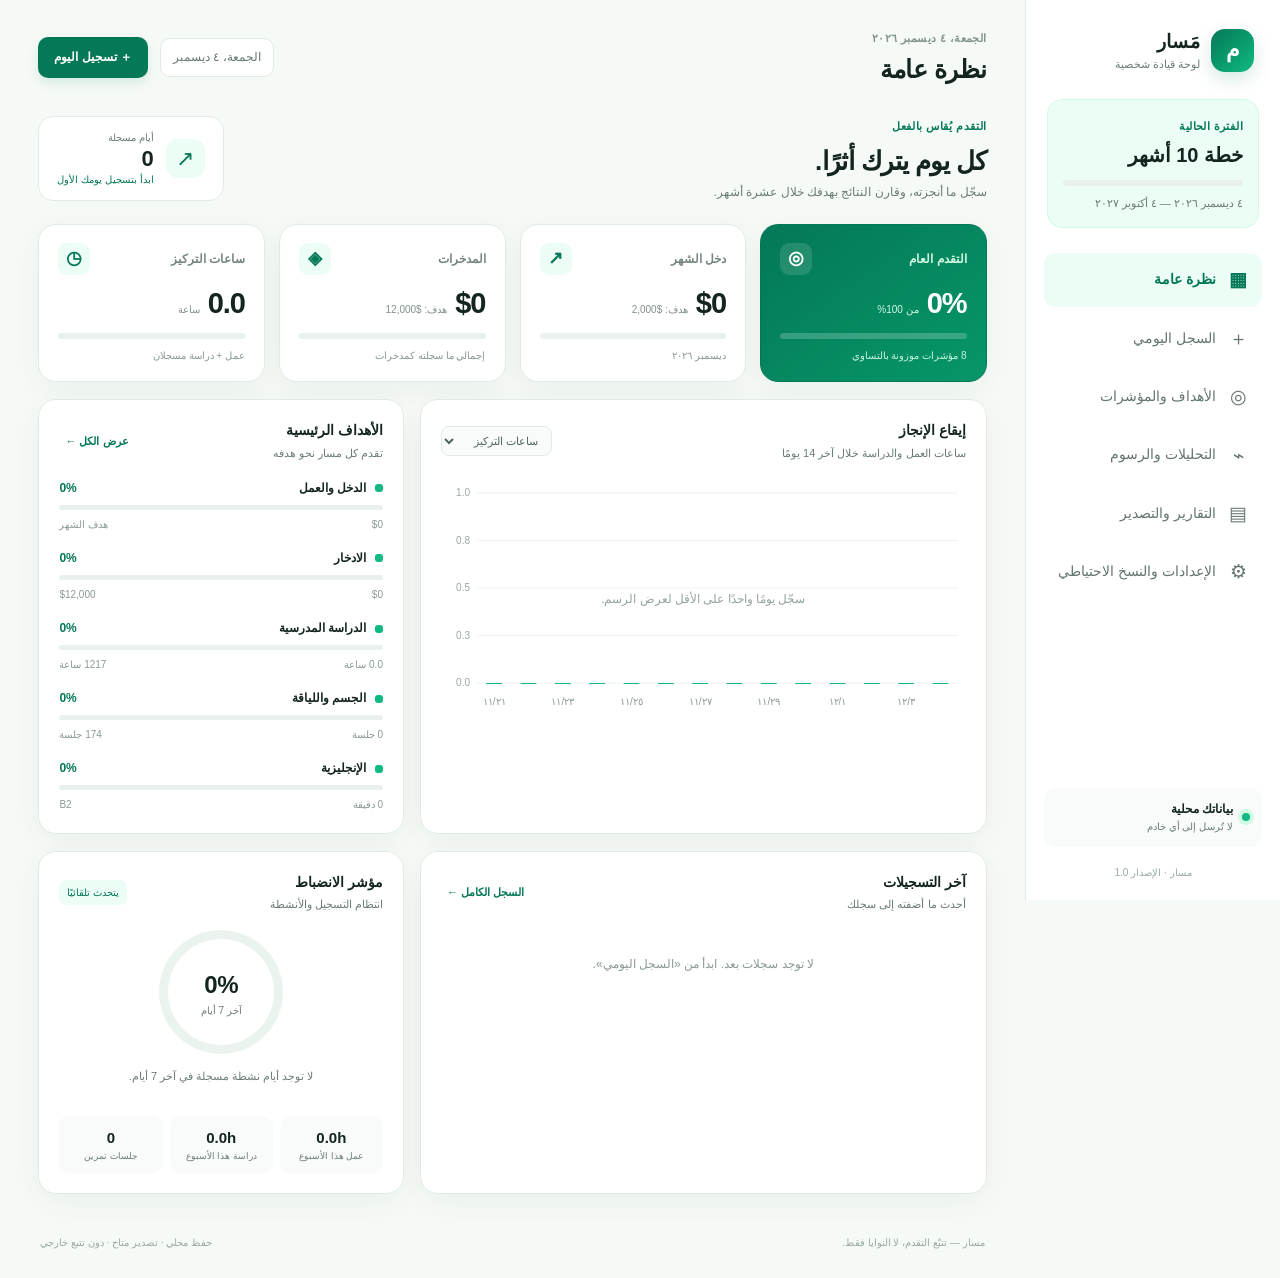
<file: index.html>
<!doctype html>
<html lang="ar" dir="rtl">
<head>
  <meta charset="utf-8">
  <meta name="viewport" content="width=device-width, initial-scale=1">
  <meta name="theme-color" content="#047857">
  <meta name="description" content="لوحة شخصية لإدارة أهدافك وقياس تقدمك خلال عشرة أشهر.">
  <title>مسار | لوحة إدارة الأهداف</title>
  <link rel="stylesheet" href="./styles.css">
</head>
<body>
  <div class="app-shell">
    <aside class="sidebar" id="sidebar">
      <div class="brand">
        <div class="brand-mark">م</div>
        <div><strong>مَسار</strong><small>لوحة قيادة شخصية</small></div>
      </div>
      <div class="period-card">
        <span class="eyebrow">الفترة الحالية</span>
        <strong id="periodLabel">10 أشهر</strong>
        <div class="period-track"><span id="periodTrackFill"></span></div>
        <small id="periodDates">—</small>
      </div>
      <nav class="nav-menu" aria-label="التنقل الرئيسي">
        <button class="nav-item active" data-view="dashboard"><span class="nav-icon">▦</span> نظرة عامة</button>
        <button class="nav-item" data-view="daily"><span class="nav-icon">＋</span> السجل اليومي</button>
        <button class="nav-item" data-view="goals"><span class="nav-icon">◎</span> الأهداف والمؤشرات</button>
        <button class="nav-item" data-view="analytics"><span class="nav-icon">⌁</span> التحليلات والرسوم</button>
        <button class="nav-item" data-view="reports"><span class="nav-icon">▤</span> التقارير والتصدير</button>
        <button class="nav-item" data-view="settings"><span class="nav-icon">⚙</span> الإعدادات والنسخ الاحتياطي</button>
      </nav>
      <div class="sidebar-bottom">
        <div class="privacy-note"><span class="privacy-dot"></span><div><strong>بياناتك محلية</strong><small>لا تُرسل إلى أي خادم</small></div></div>
        <small class="version">مسار · الإصدار 1.0</small>
      </div>
    </aside>

    <main class="main-content">
      <header class="topbar">
        <button class="mobile-menu icon-button" id="mobileMenu" aria-label="فتح القائمة">☰</button>
        <div class="page-heading"><span class="eyebrow" id="todayLabel">لوحة التحكم</span><h1 id="pageTitle">نظرة عامة</h1></div>
        <div class="top-actions">
          <span class="today-pill" id="headerDate"></span>
          <button class="button button-primary" id="quickLogBtn">＋ تسجيل اليوم</button>
        </div>
      </header>

      <section class="view active" id="view-dashboard">
        <div class="welcome-row">
          <div><span class="eyebrow">التقدم يُقاس بالفعل</span><h2>كل يوم يترك أثرًا.</h2><p>سجّل ما أنجزته، وقارن النتائج بهدفك خلال عشرة أشهر.</p></div>
          <div class="streak-card"><div class="streak-symbol">↗</div><div><small>أيام مسجلة</small><strong id="loggedDays">0</strong><span id="streakCaption">ابدأ بتسجيل يومك الأول</span></div></div>
        </div>
        <div class="metric-grid">
          <article class="metric-card main-metric"><div class="metric-top"><span>التقدم العام</span><span class="metric-icon">◎</span></div><div class="metric-value"><strong id="overallProgress">0%</strong><span id="overallDelta">من 100%</span></div><div class="progress-track"><span id="overallBar"></span></div><small id="overallHint">متوسط مؤشرات الأهداف الرئيسية</small></article>
          <article class="metric-card"><div class="metric-top"><span>دخل الشهر</span><span class="metric-icon">↗</span></div><div class="metric-value"><strong id="monthIncome">$0</strong><span id="incomeTargetText">هدف: $2,000</span></div><div class="progress-track"><span id="incomeBar"></span></div><small id="incomeHint">الدخل المسجل هذا الشهر</small></article>
          <article class="metric-card"><div class="metric-top"><span>المدخرات</span><span class="metric-icon">◈</span></div><div class="metric-value"><strong id="totalSaved">$0</strong><span id="savingsTargetText">هدف: $12,000</span></div><div class="progress-track"><span id="savingsBar"></span></div><small>إجمالي ما سجلته كمدخرات</small></article>
          <article class="metric-card"><div class="metric-top"><span>ساعات التركيز</span><span class="metric-icon">◷</span></div><div class="metric-value"><strong id="focusHours">0</strong><span>ساعة</span></div><div class="progress-track"><span id="focusBar"></span></div><small>عمل + دراسة مسجلان</small></article>
        </div>
        <div class="content-grid">
          <article class="panel chart-panel"><div class="panel-heading"><div><h3>إيقاع الإنجاز</h3><p>ساعات العمل والدراسة خلال آخر 14 يومًا</p></div><select id="dashboardChartMode" class="select-compact"><option value="hours">ساعات التركيز</option><option value="income">الدخل اليومي</option><option value="study">ساعات الدراسة</option></select></div><div class="chart-wrap"><canvas id="dashboardChart" aria-label="رسم بياني للتقدم" role="img"></canvas><div class="empty-chart" id="dashboardChartEmpty">سجّل يومًا واحدًا على الأقل لعرض الرسم.</div></div></article>
          <article class="panel"><div class="panel-heading"><div><h3>الأهداف الرئيسية</h3><p>تقدم كل مسار نحو هدفه</p></div><button class="text-button" data-goto="goals">عرض الكل ←</button></div><div id="goalSummaryList" class="goal-summary-list"></div></article>
        </div>
        <div class="content-grid bottom-grid">
          <article class="panel"><div class="panel-heading"><div><h3>آخر التسجيلات</h3><p>أحدث ما أضفته إلى سجلك</p></div><button class="text-button" data-goto="daily">السجل الكامل ←</button></div><div id="recentLogs" class="recent-list"></div></article>
          <article class="panel insight-panel"><div class="panel-heading"><div><h3>مؤشر الانضباط</h3><p>انتظام التسجيل والأنشطة</p></div><span class="badge-soft">يتحدث تلقائيًا</span></div><div class="discipline-ring" id="disciplineRing"><div><strong id="disciplineScore">0%</strong><small>آخر 7 أيام</small></div></div><p class="insight-text" id="disciplineText">ابدأ بتسجيل نشاطك حتى يظهر تحليل الانتظام.</p><div class="mini-stats"><div><strong id="weekWork">0h</strong><small>عمل هذا الأسبوع</small></div><div><strong id="weekStudy">0h</strong><small>دراسة هذا الأسبوع</small></div><div><strong id="weekGym">0</strong><small>جلسات تمرين</small></div></div></article>
        </div>
      </section>

      <section class="view" id="view-daily">
        <div class="section-intro"><div><h2>السجل اليومي</h2><p>سجّل النتائج الفعلية. يمكنك تعديل سجل تاريخ سابق باختيار التاريخ نفسه.</p></div><button class="button button-secondary" id="clearFormBtn">تفريغ الحقول</button></div>
        <form id="dailyForm" class="panel form-panel">
          <div class="form-section-head"><span class="section-number">01</span><div><h3>التاريخ والمال</h3><p>سجّل الدخل والمدخرات الفعلية، لا التوقعات.</p></div></div>
          <div class="form-grid">
            <label>تاريخ السجل<input type="date" id="logDate" required></label>
            <label>دخل اليوم بالدولار (USD)<input type="number" id="incomeUsd" min="0" step="0.01" placeholder="0.00"></label>
            <label>دخل اليوم بالجنيه المصري (EGP)<input type="number" id="incomeEgp" min="0" step="0.01" placeholder="0.00"></label>
            <label>مدخرات أضفتها اليوم بالدولار<input type="number" id="savedUsd" min="0" step="0.01" placeholder="0.00"></label>
            <label>مصروفات اليوم بالجنيه<input type="number" id="expensesEgp" min="0" step="0.01" placeholder="0.00"></label>
          </div>
          <div class="form-section-head"><span class="section-number">02</span><div><h3>العمل والدراسة</h3><p>الوقت المنجز ونتيجة الدراسة أهم من مجرد التخطيط.</p></div></div>
          <div class="form-grid">
            <label>ساعات العمل المدفوع<input type="number" id="workHours" min="0" max="24" step="0.25" placeholder="0"></label>
            <label>ساعات تطوير المهارة / بناء المشروع<input type="number" id="skillHours" min="0" max="24" step="0.25" placeholder="0"></label>
            <label>ساعات الدراسة المدرسية<input type="number" id="studyHours" min="0" max="24" step="0.25" placeholder="0"></label>
            <label>درجة اختبار أو مراجعة (%)<input type="number" id="studyScore" min="0" max="100" step="0.1" placeholder="اختياري"></label>
            <label>مهام مهمة أُنجزت<input type="number" id="tasksDone" min="0" step="1" placeholder="0"></label>
            <label>مهام مخطط لها<input type="number" id="tasksPlanned" min="0" step="1" placeholder="0"></label>
          </div>
          <div class="form-section-head"><span class="section-number">03</span><div><h3>الجسم واللياقة</h3><p>قِس الاستمرارية، وسجّل الوزن عند توفر قياس موثوق.</p></div></div>
          <div class="form-grid">
            <label>مدة التمرين بالدقائق<input type="number" id="gymMinutes" min="0" max="600" step="5" placeholder="0"></label>
            <label class="check-label">هل أنجزت جلسة تمرين؟<span class="check-control"><input type="checkbox" id="workoutDone"> <span>نعم، تمرنت اليوم</span></span></label>
            <label>الوزن (كجم)<input type="number" id="weightKg" min="20" max="400" step="0.1" placeholder="اختياري"></label>
            <label>محيط الخصر (سم)<input type="number" id="waistCm" min="30" max="250" step="0.1" placeholder="اختياري"></label>
          </div>
          <div class="form-section-head"><span class="section-number">04</span><div><h3>اللغات والطاقة</h3><p>الدقائق اليومية تُجمع تلقائيًا في التقارير.</p></div></div>
          <div class="form-grid">
            <label>الإنجليزية (دقائق)<input type="number" id="englishMin" min="0" max="1440" step="5" placeholder="0"></label>
            <label>الألمانية (دقائق)<input type="number" id="germanMin" min="0" max="1440" step="5" placeholder="0"></label>
            <label>التركية (دقائق)<input type="number" id="turkishMin" min="0" max="1440" step="5" placeholder="0"></label>
            <label>الطاقة اليوم (1–5)<select id="energy"><option value="">لم أحدد</option><option value="1">1 — منخفضة جدًا</option><option value="2">2 — منخفضة</option><option value="3">3 — متوسطة</option><option value="4">4 — جيدة</option><option value="5">5 — مرتفعة</option></select></label>
          </div>
          <label class="full-label">ملاحظات اليوم<textarea id="notes" rows="3" placeholder="ما الذي نجح؟ ما العائق؟ وما الخطوة التالية؟"></textarea></label>
          <div class="form-footer"><span id="formStatus" class="form-status">السجل محفوظ على هذا الجهاز فقط.</span><div><button type="button" class="button button-ghost" id="deleteLogBtn">حذف سجل هذا التاريخ</button><button type="submit" class="button button-primary">حفظ السجل</button></div></div>
        </form>
        <article class="panel table-panel"><div class="panel-heading"><div><h3>سجل الأيام</h3><p>اضغط على أي يوم لتحميله في نموذج التعديل.</p></div><span class="count-pill" id="logCount">0 سجل</span></div><div class="table-scroll"><table><thead><tr><th>التاريخ</th><th>الدخل USD</th><th>العمل</th><th>الدراسة</th><th>التمرين</th><th>اللغات</th><th>درجة الدراسة</th><th></th></tr></thead><tbody id="logsTableBody"></tbody></table></div></article>
      </section>

      <section class="view" id="view-goals">
        <div class="section-intro"><div><h2>الأهداف والمؤشرات</h2><p>عدّل الأرقام لتناسب خطتك الفعلية. النسب تتحدث تلقائيًا بناءً على السجلات.</p></div><button class="button button-primary" id="saveGoalsBtn">حفظ الأهداف</button></div>
        <div class="goal-cards-grid" id="goalCards"></div>
        <article class="panel goals-settings-panel"><div class="panel-heading"><div><h3>تعديل المستهدفات</h3><p>هذه قيم بداية قابلة للتغيير وليست ضمانًا للنتائج.</p></div></div>
          <div class="form-grid">
            <label>هدف الادخار خلال 10 أشهر (USD)<input type="number" id="targetSavings" min="0" step="100"></label>
            <label>هدف الدخل الشهري (USD)<input type="number" id="targetMonthlyIncome" min="0" step="50"></label>
            <label>هدف ساعات العمل + تطوير المهارة شهريًا<input type="number" id="targetWorkHours" min="0" step="5"></label>
            <label>هدف الدراسة الأسبوعي (ساعات)<input type="number" id="targetStudyHours" min="0" step="1"></label>
            <label>هدف التمرين الأسبوعي (جلسات)<input type="number" id="targetWorkouts" min="0" max="14" step="1"></label>
            <label>هدف الإنجليزية النهائي<select id="targetEnglish"><option value="A2">A2</option><option value="B1">B1</option><option value="B2">B2</option><option value="C1">C1</option></select></label>
            <label>هدف الألمانية النهائي<select id="targetGerman"><option value="A1">A1</option><option value="A2">A2</option><option value="B1">B1</option><option value="B2">B2</option></select></label>
            <label>هدف التركية النهائي<select id="targetTurkish"><option value="A1">A1</option><option value="A2">A2</option><option value="B1">B1</option><option value="B2">B2</option></select></label>
          </div>
          <div class="language-note"><strong>كيف تُحسب اللغة؟</strong><p>تُعرض دقائق الممارسة الفعلية ونسبة الانتظام. مستوى CEFR لا يمكن استنتاجه بدقة من عدد الدقائق وحده؛ حدّث مستواك يدويًا من بطاقة اللغة بعد اختبار مناسب.</p></div>
          <div class="language-level-grid" id="languageLevelControls"></div>
          <div class="form-grid date-settings">
            <label>بداية خطة العشرة أشهر<input type="date" id="planStartDate"></label>
            <label>نهاية الخطة (تُحسب تلقائيًا)<input type="text" id="planEndDate" readonly></label>
          </div>
        </article>
      </section>

      <section class="view" id="view-analytics">
        <div class="section-intro"><div><h2>التحليلات والرسوم</h2><p>حلّل الاتجاهات حسب الفترة، وليس من يوم منفرد فقط.</p></div><div class="range-controls"><label>من<input type="date" id="analyticsFrom"></label><label>إلى<input type="date" id="analyticsTo"></label><button class="button button-secondary" id="applyAnalytics">تطبيق</button></div></div>
        <div class="analytics-grid">
          <article class="panel wide-chart"><div class="panel-heading"><div><h3>الوقت حسب النشاط</h3><p>إجمالي الساعات في الفترة المحددة</p></div></div><div class="chart-wrap tall"><canvas id="timeBreakdownChart"></canvas><div class="empty-chart" id="timeBreakdownEmpty">لا توجد بيانات كافية.</div></div></article>
          <article class="panel"><div class="panel-heading"><div><h3>توزيع وقت اللغات</h3><p>الدقائق المسجلة لكل لغة</p></div></div><div class="chart-wrap"><canvas id="languageChart"></canvas><div class="empty-chart" id="languageChartEmpty">سجّل وقتًا للغات لعرض التوزيع.</div></div></article>
          <article class="panel"><div class="panel-heading"><div><h3>الدخل والمدخرات</h3><p>تراكم الدخل المسجل والمدخرات اليومية</p></div></div><div class="chart-wrap"><canvas id="moneyChart"></canvas><div class="empty-chart" id="moneyChartEmpty">أضف دخلًا أو مدخرات لعرض الرسم.</div></div></article>
          <article class="panel wide-chart"><div class="panel-heading"><div><h3>اتجاه الدراسة واللياقة</h3><p>مقارنة أسبوعية بين ساعات الدراسة وعدد جلسات التمرين</p></div></div><div class="chart-wrap tall"><canvas id="studyGymChart"></canvas><div class="empty-chart" id="studyGymEmpty">سجّل الدراسة والتمرين لعرض الاتجاه.</div></div></article>
        </div>
        <div class="metric-grid analytics-metrics"><article class="metric-card"><div class="metric-top"><span>متوسط الدراسة اليومي</span><span class="metric-icon">⌁</span></div><div class="metric-value"><strong id="avgStudy">0</strong><span>ساعة</span></div><small>على الأيام المسجلة في الفترة</small></article><article class="metric-card"><div class="metric-top"><span>إجمالي التمرين</span><span class="metric-icon">↗</span></div><div class="metric-value"><strong id="totalGym">0</strong><span>دقيقة</span></div><small>المدة المسجلة</small></article><article class="metric-card"><div class="metric-top"><span>إنجاز المهام</span><span class="metric-icon">✓</span></div><div class="metric-value"><strong id="taskRate">0%</strong></div><small>المهام المنجزة ÷ المخطط لها</small></article><article class="metric-card"><div class="metric-top"><span>متوسط الطاقة</span><span class="metric-icon">✳</span></div><div class="metric-value"><strong id="avgEnergy">—</strong><span>/ 5</span></div><small>حسب تسجيلات الطاقة</small></article></div>
      </section>

      <section class="view" id="view-reports">
        <div class="section-intro"><div><h2>التقارير والتصدير</h2><p>أنشئ ملخصًا للفترة، أو صدّر بياناتك للاحتفاظ بنسخة خارج المتصفح.</p></div><button class="button button-primary" id="printReportBtn">طباعة / حفظ PDF</button></div>
        <article class="panel report-controls"><div class="form-grid"><label>بداية التقرير<input type="date" id="reportFrom"></label><label>نهاية التقرير<input type="date" id="reportTo"></label><label>نوع التقرير<select id="reportType"><option value="summary">ملخص تنفيذي</option><option value="detailed">تفصيلي حسب الأيام</option></select></label><label>عملة عرض الدخل<select id="reportCurrency"><option value="USD">الدولار (USD)</option><option value="EGP">الجنيه المصري (EGP)</option></select></label></div><button class="button button-secondary" id="generateReportBtn">تحديث التقرير</button></article>
        <div id="reportOutput" class="report-output"></div>
        <div class="export-grid">
          <article class="panel export-card"><div class="export-icon">⇩</div><h3>تصدير CSV</h3><p>افتح بيانات الأيام في Excel أو Google Sheets للتحليل المستقل.</p><button class="button button-secondary" id="exportCsvBtn">تصدير السجل اليومي</button></article>
          <article class="panel export-card"><div class="export-icon">⬇</div><h3>نسخة احتياطية JSON</h3><p>تتضمن الإعدادات والأهداف وكل السجلات. استخدمها للاستعادة أو النقل لجهاز آخر.</p><button class="button button-primary" id="exportJsonBtn">تنزيل النسخة الاحتياطية</button></article>
        </div>
      </section>

      <section class="view" id="view-settings">
        <div class="section-intro"><div><h2>الإعدادات والنسخ الاحتياطي</h2><p>التطبيق يعمل دون حساب أو خادم. مسح بيانات المتصفح قد يحذف السجلات إذا لم تصدّر نسخة احتياطية.</p></div></div>
        <div class="settings-grid">
          <article class="panel settings-card"><div class="settings-icon">◈</div><h3>حفظ واستعادة البيانات</h3><p>نزّل نسخة JSON دورية، واستوردها عند الحاجة. الاستيراد يستبدل البيانات الحالية بعد تأكيدك.</p><button class="button button-primary" id="settingsExport">تنزيل نسخة احتياطية</button><label class="button button-secondary file-button">استيراد نسخة JSON<input type="file" id="importJsonInput" accept=".json,application/json"></label><small class="muted" id="backupStatus">لم يتم استيراد نسخة في هذه الجلسة.</small></article>
          <article class="panel settings-card"><div class="settings-icon">◷</div><h3>الفترة والخطة</h3><p>تبدأ الخطة من التاريخ المحدد وتنتهي بعد عشرة أشهر تقويمية. يمكنك تغيير البداية في صفحة الأهداف.</p><div class="setting-line"><span>بداية الخطة</span><strong id="settingsStart">—</strong></div><div class="setting-line"><span>نهاية الخطة</span><strong id="settingsEnd">—</strong></div><div class="setting-line"><span>الوقت المنقضي</span><strong id="settingsElapsed">0%</strong></div></article>
          <article class="panel settings-card danger-card"><div class="settings-icon">!</div><h3>إعادة ضبط التطبيق</h3><p>يحذف هذا الإجراء كل السجلات والأهداف المخزنة في هذا المتصفح. صدّر نسخة احتياطية أولًا إن أردت الاحتفاظ ببياناتك.</p><button class="button button-danger" id="resetAppBtn">حذف كل البيانات وإعادة الضبط</button></article>
          <article class="panel settings-card"><div class="settings-icon">i</div><h3>كيف تُحسب المؤشرات؟</h3><ul class="method-list"><li><strong>التقدم العام:</strong> متوسط تقدم مؤشرات الأهداف، مع حد أقصى 100% لكل مؤشر.</li><li><strong>الدخل الشهري:</strong> مجموع الدخل المسجل في الشهر الحالي؛ لا يساوي الربح الصافي تلقائيًا.</li><li><strong>المدخرات:</strong> مجموع مبالغ الادخار التي سجلتها؛ لا تُخصم المصروفات تلقائيًا من هذا الرقم.</li><li><strong>الانتظام:</strong> أيام النشاط المسجلة في آخر 7 أيام ÷ 7.</li><li><strong>اللغة:</strong> دقائق الممارسة تقيس الجهد، ولا تثبت مستوى CEFR دون اختبار.</li></ul></article>
        </div>
      </section>

      <footer class="app-footer"><span>مسار — تتبّع التقدم، لا النوايا فقط.</span><span>حفظ محلي · تصدير متاح · دون تتبع خارجي</span></footer>
    </main>
  </div>
  <div class="toast" id="toast" role="status" aria-live="polite"></div>
  <script src="./app.js"></script>
</body>
</html>
</file>
<file: styles.css>
:root{--green:#047857;--green-2:#059669;--green-3:#10b981;--mint:#d1fae5;--mint-2:#ecfdf5;--ink:#14251f;--muted:#6b7c75;--line:#e1ebe5;--bg:#f6faf7;--white:#fff;--amber:#b7791f;--red:#b42318;--shadow:0 8px 30px rgba(20,65,45,.055);--radius:18px;font-family:Inter,"Segoe UI",Tahoma,Arial,sans-serif}*{box-sizing:border-box}body{margin:0;background:var(--bg);color:var(--ink);font-size:14px;line-height:1.55}button,input,select,textarea{font:inherit}button{cursor:pointer}button:focus-visible,input:focus-visible,select:focus-visible,textarea:focus-visible{outline:3px solid #6ee7b7;outline-offset:2px}.app-shell{min-height:100vh;display:grid;grid-template-columns:255px minmax(0,1fr)}.sidebar{background:#fff;border-left:1px solid var(--line);padding:27px 18px 20px;display:flex;flex-direction:column;min-height:100vh;position:sticky;top:0;height:100vh;z-index:10}.brand{display:flex;align-items:center;gap:11px;padding:0 8px 26px}.brand-mark{width:43px;height:43px;border-radius:14px;background:linear-gradient(135deg,#047857,#10b981);display:grid;place-items:center;color:white;font-size:22px;font-weight:800;box-shadow:0 7px 18px #0478572b}.brand strong{display:block;font-size:19px;letter-spacing:.3px}.brand small,.period-card small{display:block;color:var(--muted);font-size:11px}.period-card{background:var(--mint-2);border:1px solid #d1fae5;border-radius:15px;padding:15px;margin:0 3px 25px}.eyebrow{font-size:11px;font-weight:750;color:var(--green);letter-spacing:.4px}.period-card strong{display:block;font-size:20px;margin:3px 0 9px}.period-track,.progress-track{height:6px;background:#e8f1eb;border-radius:99px;overflow:hidden}.period-track span,.progress-track span{height:100%;width:0;display:block;background:linear-gradient(90deg,#059669,#34d399);border-radius:99px;transition:width .65s ease}.period-card small{margin-top:9px}.nav-menu{display:grid;gap:5px}.nav-item{border:0;background:transparent;text-align:right;padding:12px 13px;border-radius:11px;color:#64756e;display:flex;align-items:center;gap:11px;transition:background .2s,color .2s,transform .2s}.nav-item:hover{background:#f1faf5;color:var(--green);transform:translateX(-2px)}.nav-item.active{background:var(--mint-2);color:var(--green);font-weight:750}.nav-icon{font-size:19px;width:22px;text-align:center}.sidebar-bottom{margin-top:auto}.privacy-note{display:flex;align-items:center;gap:9px;background:#f8fbf9;padding:12px;border-radius:12px}.privacy-dot{width:8px;height:8px;border-radius:50%;background:#10b981;box-shadow:0 0 0 4px #d1fae5}.privacy-note strong,.privacy-note small{display:block}.privacy-note strong{font-size:12px}.privacy-note small{font-size:10px;color:var(--muted)}.version{display:block;color:#9aa9a2;font-size:10px;text-align:center;margin-top:18px}.main-content{padding:27px clamp(18px,3vw,42px) 22px;min-width:0;max-width:1800px;width:100%;margin:auto}.topbar{display:flex;align-items:center;justify-content:space-between;gap:20px;margin-bottom:27px}.page-heading .eyebrow{color:#82938a}.page-heading h1{font-size:25px;margin:1px 0 0;letter-spacing:-.5px}.top-actions{display:flex;align-items:center;gap:12px}.today-pill{font-size:12px;color:#66786f;background:#fff;border:1px solid var(--line);padding:9px 12px;border-radius:10px}.button{border:1px solid transparent;border-radius:10px;padding:10px 15px;font-weight:700;font-size:12px;display:inline-flex;align-items:center;justify-content:center;gap:7px;transition:transform .2s,box-shadow .2s,background .2s;white-space:nowrap}.button:hover{transform:translateY(-1px)}.button-primary{background:var(--green);color:#fff;box-shadow:0 5px 12px #04785720}.button-primary:hover{background:#066b50;box-shadow:0 8px 17px #0478572a}.button-secondary{background:#fff;color:var(--green);border-color:#cfe7d9}.button-secondary:hover{background:var(--mint-2)}.button-ghost{background:transparent;color:#6b7c75}.button-danger{background:#fff1f0;border-color:#ffd2ce;color:var(--red)}.icon-button{display:none;border:1px solid var(--line);background:#fff;border-radius:9px;padding:8px 11px}.view{display:none;animation:fadeUp .35s ease both}.view.active{display:block}@keyframes fadeUp{from{opacity:0;transform:translateY(7px)}to{opacity:1;transform:translateY(0)}}.welcome-row{display:flex;align-items:center;justify-content:space-between;gap:20px;margin-bottom:22px}.welcome-row h2{font-size:26px;letter-spacing:-.6px;margin:4px 0 2px}.welcome-row p,.section-intro p,.panel-heading p{color:var(--muted);margin:0;font-size:12px}.streak-card{display:flex;align-items:center;gap:12px;background:#fff;border:1px solid var(--line);border-radius:15px;padding:13px 18px;min-width:180px}.streak-symbol{height:39px;width:39px;display:grid;place-items:center;border-radius:12px;background:var(--mint-2);color:var(--green);font-size:22px}.streak-card small,.streak-card strong,.streak-card span{display:block}.streak-card small{color:var(--muted);font-size:10px}.streak-card strong{font-size:22px;line-height:1.2}.streak-card span{font-size:10px;color:var(--green)}.metric-grid{display:grid;grid-template-columns:repeat(4,minmax(0,1fr));gap:14px;margin-bottom:17px}.metric-card,.panel{background:#fff;border:1px solid var(--line);border-radius:var(--radius);box-shadow:var(--shadow)}.metric-card{padding:18px 19px;min-width:0;transition:transform .25s,box-shadow .25s}.metric-card:hover{transform:translateY(-2px);box-shadow:0 12px 32px #164e3620}.main-metric{background:linear-gradient(145deg,#047857,#079669);color:#fff;border-color:#047857}.metric-top{display:flex;align-items:center;justify-content:space-between;color:#75867d;font-size:12px;font-weight:650}.main-metric .metric-top{color:#d1fae5}.metric-icon{font-size:18px;color:var(--green);background:var(--mint-2);border-radius:9px;width:32px;height:32px;display:grid;place-items:center}.main-metric .metric-icon{color:white;background:#ffffff20}.metric-value{display:flex;align-items:baseline;gap:8px;margin:11px 0 12px;white-space:nowrap}.metric-value strong{font-size:29px;letter-spacing:-1px;line-height:1.2;overflow:hidden;text-overflow:ellipsis}.metric-value span{font-size:10px;color:#829188;overflow:hidden;text-overflow:ellipsis}.main-metric .metric-value span{color:#d1fae5}.metric-card>small{display:block;color:#899990;font-size:10px;margin-top:9px}.main-metric>small{color:#c8f5df}.main-metric .progress-track{background:#ffffff33}.main-metric .progress-track span{background:#d1fae5}.content-grid{display:grid;grid-template-columns:minmax(0,1.55fr) minmax(290px,1fr);gap:16px;margin-bottom:17px}.panel{padding:20px;min-width:0}.panel-heading{display:flex;align-items:center;justify-content:space-between;gap:14px;margin-bottom:17px}.panel-heading h3,.form-section-head h3,.export-card h3,.settings-card h3{font-size:14px;margin:0 0 3px}.panel-heading p{font-size:11px}.text-button{border:0;background:transparent;color:var(--green);font-size:11px;font-weight:750;white-space:nowrap}.select-compact{background:#f8fbf9;border:1px solid var(--line);padding:7px 9px;border-radius:8px;color:#52665b;font-size:11px}.chart-wrap{position:relative;height:240px;width:100%;min-width:0}.chart-wrap canvas{width:100%;height:100%;display:block}.empty-chart{position:absolute;inset:0;display:none;align-items:center;justify-content:center;color:#94a49b;font-size:12px;text-align:center;pointer-events:none}.empty-chart.show{display:flex}.goal-summary-list{display:grid;gap:17px}.goal-summary-item{display:grid;gap:7px}.goal-summary-top{display:flex;align-items:center;justify-content:space-between;gap:10px}.goal-name{display:flex;align-items:center;gap:9px;font-weight:700;font-size:12px}.goal-dot{width:8px;height:8px;border-radius:3px;background:var(--green-3);flex:none}.goal-summary-top strong{font-size:12px;color:var(--green)}.goal-summary-bottom{display:flex;align-items:center;justify-content:space-between;font-size:10px;color:#8a9a92}.goal-summary-item .progress-track{height:5px}.bottom-grid{grid-template-columns:minmax(0,1.55fr) minmax(290px,1fr)}.recent-list{display:grid}.recent-item{display:grid;grid-template-columns:75px 1fr auto;gap:10px;align-items:center;padding:11px 0;border-bottom:1px solid #edf2ee}.recent-item:last-child{border-bottom:0}.recent-date{color:#829188;font-size:10px}.recent-main strong{display:block;font-size:12px}.recent-main small{display:block;color:#91a097;font-size:10px}.recent-value{font-size:12px;font-weight:750;color:var(--green);text-align:left}.empty-state{padding:25px 10px;text-align:center;color:#8a9a92;font-size:12px}.badge-soft{background:var(--mint-2);color:var(--green);font-size:10px;padding:5px 8px;border-radius:7px;white-space:nowrap}.discipline-ring{width:124px;height:124px;border-radius:50%;margin:12px auto 14px;background:conic-gradient(var(--green-2) var(--ring,0%),#eaf3ed 0);display:grid;place-items:center;position:relative}.discipline-ring:before{content:"";position:absolute;inset:9px;border-radius:50%;background:#fff}.discipline-ring>div{position:relative;text-align:center}.discipline-ring strong,.discipline-ring small{display:block}.discipline-ring strong{font-size:24px;letter-spacing:-.5px}.discipline-ring small{font-size:10px;color:var(--muted)}.insight-text{text-align:center;color:var(--muted);font-size:11px;min-height:34px}.mini-stats{display:grid;grid-template-columns:repeat(3,1fr);gap:7px;margin-top:14px}.mini-stats div{text-align:center;background:#f8fbf9;border-radius:10px;padding:10px 5px}.mini-stats strong,.mini-stats small{display:block}.mini-stats strong{font-size:15px}.mini-stats small{font-size:9px;color:var(--muted)}.section-intro{display:flex;align-items:center;justify-content:space-between;gap:20px;margin-bottom:18px}.section-intro h2{font-size:23px;margin:0 0 3px;letter-spacing:-.4px}.section-intro p{max-width:700px}.form-panel{padding:24px;margin-bottom:18px}.form-section-head{display:flex;align-items:center;gap:12px;margin:3px 0 17px}.form-section-head:not(:first-child){border-top:1px solid #edf2ee;padding-top:22px;margin-top:25px}.section-number{width:32px;height:32px;border-radius:10px;display:grid;place-items:center;background:var(--mint-2);color:var(--green);font-size:11px;font-weight:800}.form-section-head h3{font-size:14px;margin:0}.form-section-head p{font-size:11px;color:var(--muted);margin:2px 0 0}.form-grid{display:grid;grid-template-columns:repeat(3,minmax(0,1fr));gap:15px 17px}.form-grid label,.full-label,.range-controls label{display:grid;gap:6px;font-size:11px;color:#586b61;font-weight:650;min-width:0}.form-grid input,.form-grid select,.full-label textarea,.range-controls input{width:100%;min-width:0;background:#fbfdfb;border:1px solid #dce8e0;border-radius:9px;padding:10px 11px;color:var(--ink);font-size:12px;transition:border .2s,box-shadow .2s}.form-grid input:focus,.form-grid select:focus,.full-label textarea:focus,.range-controls input:focus{border-color:#34b981;box-shadow:0 0 0 3px #d1fae5;outline:0}.check-label{align-content:start}.check-control{display:flex;align-items:center;gap:9px;min-height:38px;padding:8px 10px;background:#fbfdfb;border:1px solid #dce8e0;border-radius:9px}.check-control input{width:16px;height:16px;accent-color:var(--green)}.check-control span{font-weight:500}.full-label{margin-top:17px}.full-label textarea{resize:vertical}.form-footer{display:flex;align-items:center;justify-content:space-between;gap:15px;border-top:1px solid #edf2ee;padding-top:18px;margin-top:21px}.form-footer>div{display:flex;gap:8px}.form-status{font-size:10px;color:#85968c}.table-panel{padding-bottom:8px}.count-pill{background:#f2f8f4;color:#6e8176;padding:5px 9px;border-radius:8px;font-size:10px}.table-scroll{overflow:auto}table{width:100%;border-collapse:collapse;white-space:nowrap}th{text-align:right;color:#8a9a92;font-weight:650;font-size:10px;background:#fbfdfb;padding:12px 10px}td{padding:12px 10px;border-bottom:1px solid #edf2ee;font-size:11px;color:#465a4f}tbody tr{transition:background .15s}tbody tr:hover{background:#f6fbf8}tbody tr:last-child td{border-bottom:0}.table-action{border:0;background:#effaf3;color:var(--green);padding:5px 8px;border-radius:6px;font-size:10px}.goal-cards-grid{display:grid;grid-template-columns:repeat(2,minmax(0,1fr));gap:16px;margin-bottom:18px}.goal-detail-card{padding:21px;background:#fff;border:1px solid var(--line);border-radius:17px;box-shadow:var(--shadow);transition:transform .2s}.goal-detail-card:hover{transform:translateY(-2px)}.goal-detail-head{display:flex;align-items:center;gap:12px}.goal-illustration{width:43px;height:43px;display:grid;place-items:center;border-radius:13px;background:var(--mint-2);color:var(--green);font-size:21px}.goal-detail-head h3{margin:0;font-size:14px}.goal-detail-head p{margin:3px 0 0;color:var(--muted);font-size:10px}.goal-percent{margin-right:auto;color:var(--green);font-size:20px;font-weight:800}.goal-detail-desc{font-size:11px;color:#73847a;margin:16px 0}.goal-detail-foot{display:flex;justify-content:space-between;gap:10px;color:#85958c;font-size:10px;margin-top:9px}.goals-settings-panel{margin-bottom:20px}.language-note{margin-top:20px;background:#f4fbf6;border:1px solid #d8eee0;padding:14px;border-radius:12px}.language-note strong{font-size:12px}.language-note p{font-size:11px;color:var(--muted);margin:5px 0 0}.language-level-grid{display:grid;grid-template-columns:repeat(3,minmax(0,1fr));gap:12px;margin-top:16px}.language-level-card{border:1px solid var(--line);border-radius:12px;padding:13px}.language-level-card strong{display:block;margin-bottom:7px;font-size:12px}.language-level-card select{width:100%;padding:8px;border:1px solid var(--line);border-radius:8px;background:#fbfdfb}.date-settings{margin-top:18px}.analytics-grid{display:grid;grid-template-columns:repeat(2,minmax(0,1fr));gap:16px;margin-bottom:17px}.wide-chart{min-width:0}.chart-wrap.tall{height:290px}.range-controls{display:flex;align-items:end;gap:8px}.range-controls label{font-size:10px}.range-controls input{padding:7px;font-size:11px}.analytics-metrics{margin-top:16px}.report-controls{margin-bottom:17px}.report-controls .form-grid{margin-bottom:17px}.report-output{display:grid;gap:15px;margin-bottom:17px}.report-hero{background:linear-gradient(130deg,#047857,#0b9f70);border-radius:18px;padding:24px;color:white}.report-hero .eyebrow{color:#c8f5df}.report-hero h2{margin:5px 0;font-size:23px}.report-hero p{margin:0;color:#d7f8e7;font-size:12px}.report-stat-grid{display:grid;grid-template-columns:repeat(4,1fr);gap:10px;margin-top:20px}.report-stat{background:#ffffff18;border:1px solid #ffffff25;border-radius:12px;padding:12px}.report-stat small,.report-stat strong{display:block}.report-stat small{font-size:10px;color:#d0f5e2}.report-stat strong{font-size:20px;margin-top:4px}.report-section{background:white;border:1px solid var(--line);border-radius:16px;padding:20px}.report-section h3{font-size:14px;margin:0 0 14px}.report-goal-row{display:grid;grid-template-columns:120px 1fr 45px;align-items:center;gap:12px;margin:12px 0;font-size:11px}.report-goal-row .progress-track{height:6px}.report-note{font-size:11px;color:var(--muted);margin-top:10px}.export-grid{display:grid;grid-template-columns:repeat(2,minmax(0,1fr));gap:16px}.export-card{padding:23px}.export-icon,.settings-icon{width:42px;height:42px;border-radius:13px;background:var(--mint-2);color:var(--green);display:grid;place-items:center;font-size:23px;margin-bottom:13px}.export-card p,.settings-card p{font-size:11px;color:var(--muted);min-height:36px;margin:7px 0 17px}.settings-grid{display:grid;grid-template-columns:repeat(2,minmax(0,1fr));gap:16px}.settings-card{padding:23px}.settings-card p{min-height:0}.file-button{position:relative;overflow:hidden;margin-right:7px}.file-button input{position:absolute;inset:0;opacity:0;cursor:pointer;width:100%;height:100%}.muted{display:block;color:#8a9a92;font-size:10px;margin-top:12px}.setting-line{display:flex;justify-content:space-between;gap:12px;padding:11px 0;border-bottom:1px solid #edf2ee;font-size:11px}.setting-line span{color:var(--muted)}.danger-card{border-color:#f4d9d6}.danger-card .settings-icon{background:#fff1f0;color:var(--red)}.method-list{padding-right:17px;margin:8px 0 0;color:var(--muted);font-size:11px}.method-list li{margin:8px 0}.method-list strong{color:#41574a}.app-footer{display:flex;justify-content:space-between;gap:15px;color:#9aa9a2;font-size:10px;padding:24px 2px 5px}.toast{position:fixed;bottom:25px;left:25px;max-width:min(420px,calc(100vw - 30px));padding:12px 16px;background:#123b2d;color:white;border-radius:11px;box-shadow:0 10px 35px #102c201f;opacity:0;transform:translateY(10px);pointer-events:none;transition:opacity .25s,transform .25s;z-index:100;font-size:12px}.toast.show{opacity:1;transform:translateY(0)}.mobile-menu{display:none}
@media(max-width:1200px){.app-shell{grid-template-columns:225px minmax(0,1fr)}.metric-grid{grid-template-columns:repeat(2,minmax(0,1fr))}.form-grid{grid-template-columns:repeat(2,minmax(0,1fr))}.content-grid,.bottom-grid{grid-template-columns:minmax(0,1.3fr) minmax(270px,1fr)}.main-content{padding:23px 22px}.metric-value strong{font-size:26px}}
@media(max-width:900px){.app-shell{display:block}.sidebar{position:fixed;right:0;top:0;bottom:0;height:100dvh;width:260px;transform:translateX(105%);transition:transform .25s ease;box-shadow:-10px 0 40px #102c2014}.sidebar.open{transform:translateX(0)}.mobile-menu{display:block}.topbar{gap:12px}.page-heading{margin-left:auto}.top-actions{gap:7px}.today-pill{display:none}.content-grid,.bottom-grid{grid-template-columns:1fr}.analytics-grid{grid-template-columns:1fr}.goal-cards-grid{grid-template-columns:1fr}.language-level-grid{grid-template-columns:1fr}.settings-grid{grid-template-columns:1fr}.report-stat-grid{grid-template-columns:repeat(2,1fr)}}
@media(max-width:600px){.main-content{padding:17px 12px}.topbar{margin-bottom:20px;flex-wrap:wrap}.page-heading h1{font-size:21px}.top-actions{width:100%;justify-content:flex-end}.welcome-row{align-items:flex-start;flex-direction:column}.welcome-row h2{font-size:23px}.streak-card{width:100%}.metric-grid{gap:9px}.metric-card{padding:14px}.metric-value strong{font-size:23px}.metric-value{gap:5px}.metric-value span{font-size:9px}.panel{padding:15px;border-radius:15px}.panel-heading{align-items:flex-start}.chart-wrap{height:210px}.section-intro{align-items:flex-start;flex-direction:column}.section-intro h2{font-size:21px}.form-grid{grid-template-columns:1fr;gap:13px}.form-panel{padding:16px}.form-footer{align-items:flex-start;flex-direction:column}.form-footer>div{width:100%;flex-wrap:wrap}.form-footer .button{flex:1}.range-controls{width:100%;flex-wrap:wrap}.range-controls label{flex:1}.export-grid{grid-template-columns:1fr}.app-footer{flex-direction:column}.report-goal-row{grid-template-columns:85px 1fr 35px;gap:8px}.report-stat strong{font-size:17px}.today-pill{display:none}.form-section-head:not(:first-child){margin-top:20px}.table-scroll{margin:0 -5px}.top-actions .button{padding:9px 12px}}
@media print{body{background:white}.sidebar,.topbar,.section-intro,.report-controls,.export-grid,.app-footer,.toast{display:none!important}.app-shell{display:block}.main-content{padding:0;max-width:none}.view{display:none!important}#view-reports{display:block!important}.report-output{display:block}.report-hero,.report-section{break-inside:avoid;box-shadow:none;margin-bottom:12px}.report-hero{-webkit-print-color-adjust:exact;print-color-adjust:exact}.report-stat-grid{grid-template-columns:repeat(4,1fr)}.report-section{border:1px solid #ddd}.report-goal-row .progress-track{border:1px solid #ddd}.report-goal-row .progress-track span{-webkit-print-color-adjust:exact;print-color-adjust:exact}}
</file>
